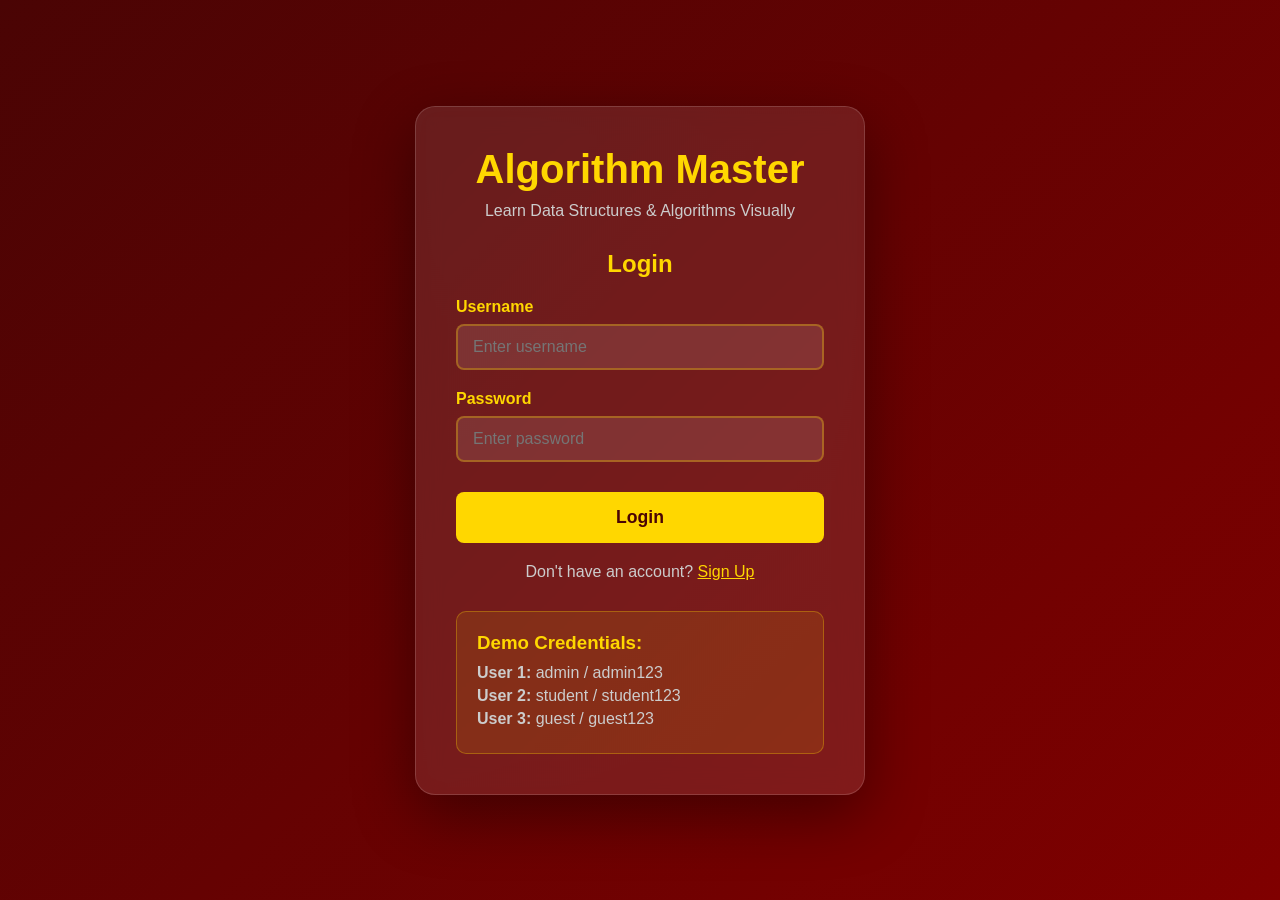
<file: index.html>
<!DOCTYPE html>
<html lang="en">
<head>
    <meta charset="UTF-8">
    <meta name="viewport" content="width=device-width, initial-scale=1.0">
    <title>AlgoMaster - Dashboard</title>
    <link rel="stylesheet" href="style.css">
</head>
<body>

    <div class="container">
        <div class="header">
            <div class="user-info">
                <span id="welcome-user"></span>
                <button class="logout-btn" onclick="handleLogout()">Logout</button>
            </div>
            <h1>Algorithm Master</h1>
            <p style="color: #ccc; margin-top: 10px;">Select a topic to visualize</p>
            
            <div class="search-box">
                <input type="text" id="searchBar" placeholder="Search (e.g., Bubble Sort, Trees)..." onkeyup="filterTopics()">
            </div>
        </div>

        <div class="grid">
            <a href="bubble.html" class="card">
                <h2>Bubble Sort</h2>
                <p>Swaps adjacent elements repeatedly to sort the array.</p>
            </a>
            <a href="selection.html" class="card"> <h2>Selection Sort</h2>
                <p>Selects the smallest element and moves it to the front.</p>
            </a>
            <a href="insertion.html" class="card"> <h2>Insertion Sort</h2>
                <p>Builds the sorted array one item at a time.</p>
            </a>

            <a href="binary.html" class="card">
                <h2>Binary Search</h2>
                <p>Divide and Conquer search on sorted arrays.</p>
            </a>
            <a href="linear.html" class="card">
                <h2>Linear Search</h2>
                <p>Simple sequential search method.</p>
            </a>

            <a href="linkedlist.html" class="card">
                <h2>Linked List</h2>
                <p>Linear structure where elements point to the next.</p>
            </a>
            <a href="circular-linkedlist.html" class="card">
                <h2>Circular Linked List</h2>
                <p>Last node points back to the first node.</p>
            </a>
            <a href="doubly-linkedlist.html" class="card">
                <h2>Doubly Linked List</h2>
                <p>Nodes with pointers to both next and previous.</p>
            </a>
            <a href="queue.html" class="card">
                <h2>Queue</h2>
                <p>FIFO (First In First Out) structure.</p>
            </a>
            <a href="tree.html" class="card">
                <h2>Trees</h2>
                <p>Hierarchical structure with root and child nodes.</p>
            </a>
            <a href="graph.html" class="card">
                <h2>Graphs</h2>
                <p>Network of nodes connected by edges.</p>
            </a>
        </div>
    </div>

    <script src="script.js"></script>
</body>
</html>
</file>
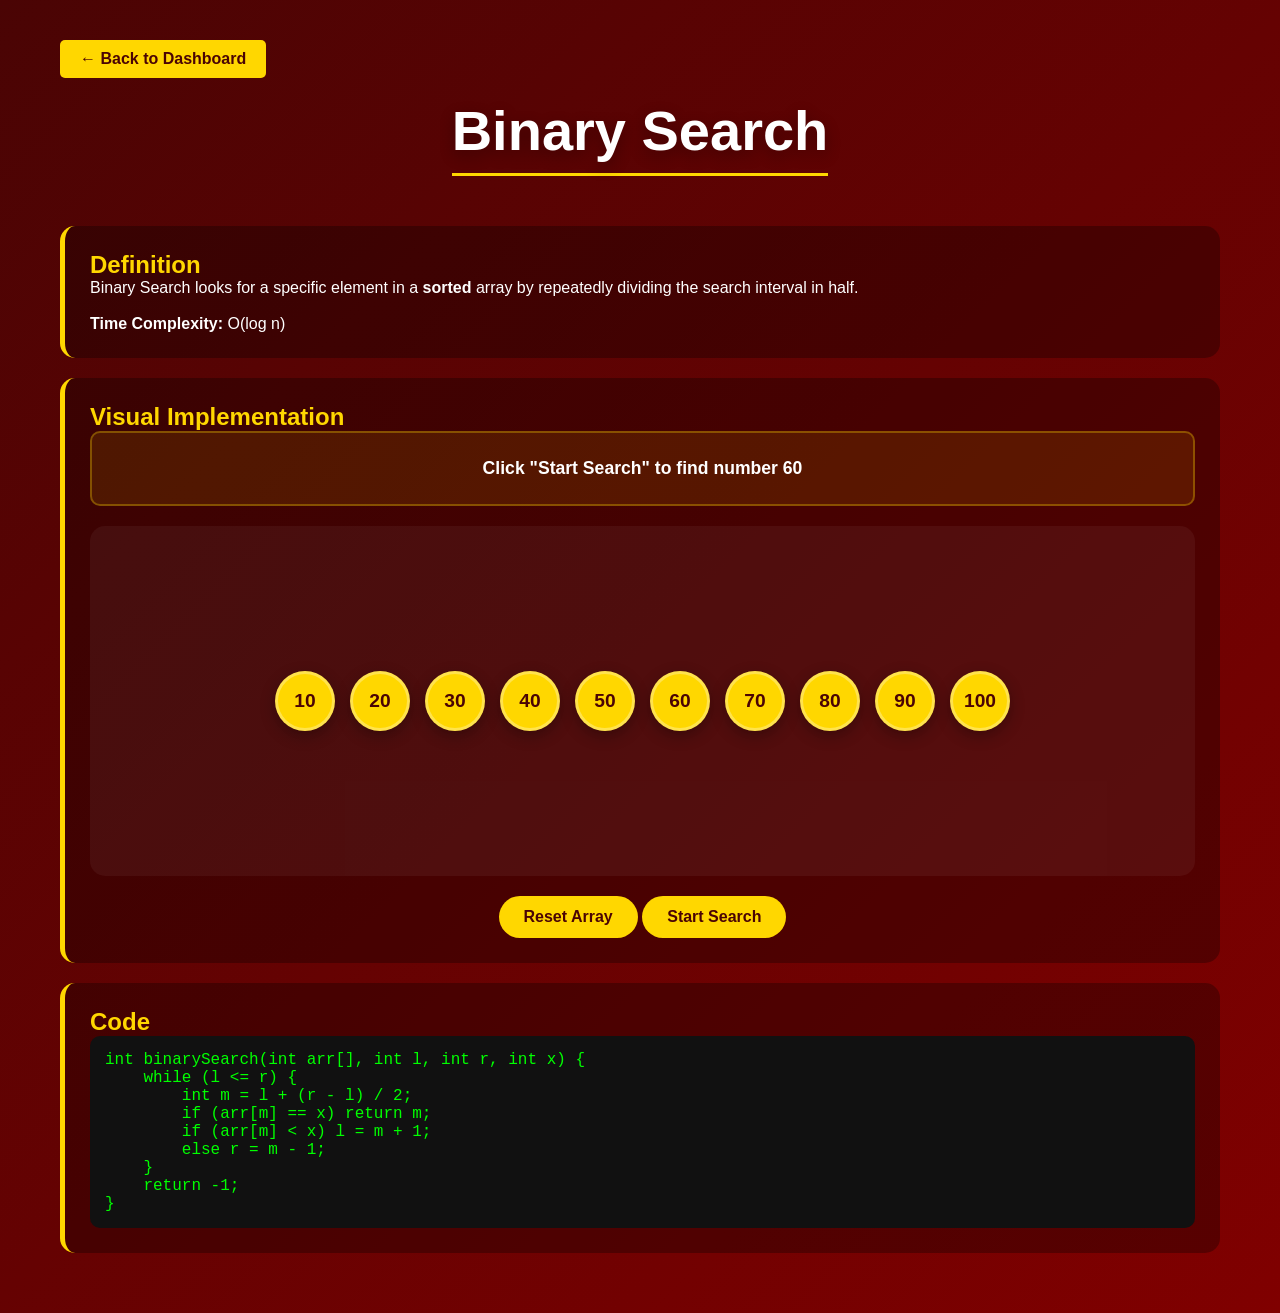
<file: binary.html>
<!DOCTYPE html>
<html lang="en">
<head>
    <meta charset="UTF-8">
    <meta name="viewport" content="width=device-width, initial-scale=1.0">
    <title>Binary Search - Visualization</title>
    <link rel="stylesheet" href="style.css">
</head>
<body>

    <div class="container">
        <a href="index.html" class="nav-btn">← Back to Dashboard</a>
        
        <div class="header">
            <h1>Binary Search</h1>
        </div>

        <div class="section">
            <h2 style="color: var(--gold);">Definition</h2>
            <p>Binary Search looks for a specific element in a <strong>sorted</strong> array by repeatedly dividing the search interval in half.</p>
            <br>
            <p><strong>Time Complexity:</strong> O(log n)</p>
        </div>

        <div class="section">
            <h2 style="color: var(--gold);">Visual Implementation</h2>
            <div class="info-box">
                <p id="search-result" style="text-align:center; font-size:1.1rem; font-weight:bold; margin:15px 0;">Click "Start Search" to find number 60</p>
            </div>
            <div class="visualizer-container" id="search-visualizer">
            </div>
            <div class="controls">
                <button class="btn" onclick="generateSearchArray()">Reset Array</button>
                <button class="btn" onclick="runBinarySearch()">Start Search</button>
            </div>
        </div>

        <div class="section">
            <h2 style="color: var(--gold);">Code</h2>
<pre>
int binarySearch(int arr[], int l, int r, int x) {
    while (l <= r) {
        int m = l + (r - l) / 2;
        if (arr[m] == x) return m;
        if (arr[m] < x) l = m + 1;
        else r = m - 1;
    }
    return -1;
}
</pre>
        </div>
    </div>

    <script src="script.js"></script>
</body>
</html>
</file>
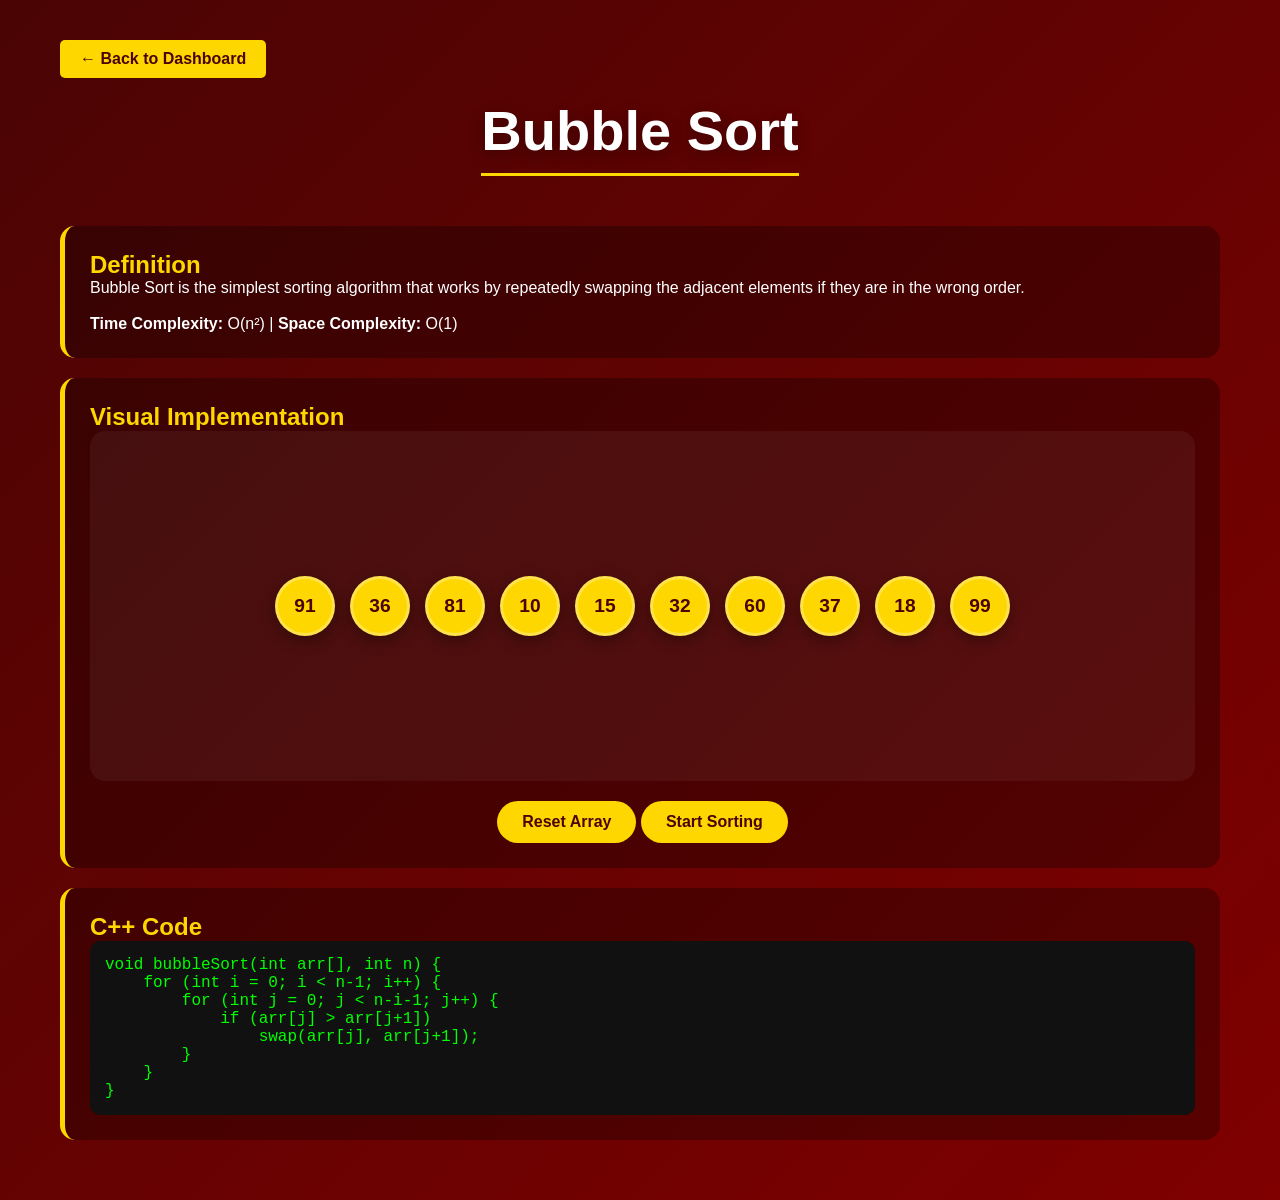
<file: bubble.html>
<!DOCTYPE html>
<html lang="en">
<head>
    <meta charset="UTF-8">
    <meta name="viewport" content="width=device-width, initial-scale=1.0">
    <title>Bubble Sort - Visualization</title>
    <link rel="stylesheet" href="style.css">
</head>
<body>

    <div class="container">
        <a href="index.html" class="nav-btn">← Back to Dashboard</a>
        
        <div class="header">
            <h1>Bubble Sort</h1>
        </div>

        <div class="section">
            <h2 style="color: var(--gold);">Definition</h2>
            <p>Bubble Sort is the simplest sorting algorithm that works by repeatedly swapping the adjacent elements if they are in the wrong order.</p>
            <br>
            <p><strong>Time Complexity:</strong> O(n²) | <strong>Space Complexity:</strong> O(1)</p>
        </div>

        <div class="section">
            <h2 style="color: var(--gold);">Visual Implementation</h2>
            <div class="visualizer-container" id="sort-visualizer">
                </div>
            <div class="controls">
                <button class="btn" onclick="generateArray()">Reset Array</button>
                <button class="btn" onclick="runBubbleSort()">Start Sorting</button>
            </div>
        </div>

        <div class="section">
            <h2 style="color: var(--gold);">C++ Code</h2>
<pre>
void bubbleSort(int arr[], int n) {
    for (int i = 0; i < n-1; i++) {
        for (int j = 0; j < n-i-1; j++) {
            if (arr[j] > arr[j+1])
                swap(arr[j], arr[j+1]);
        }
    }
}
</pre>
        </div>
    </div>

    <script src="script.js"></script>
</body>
</html>
</file>
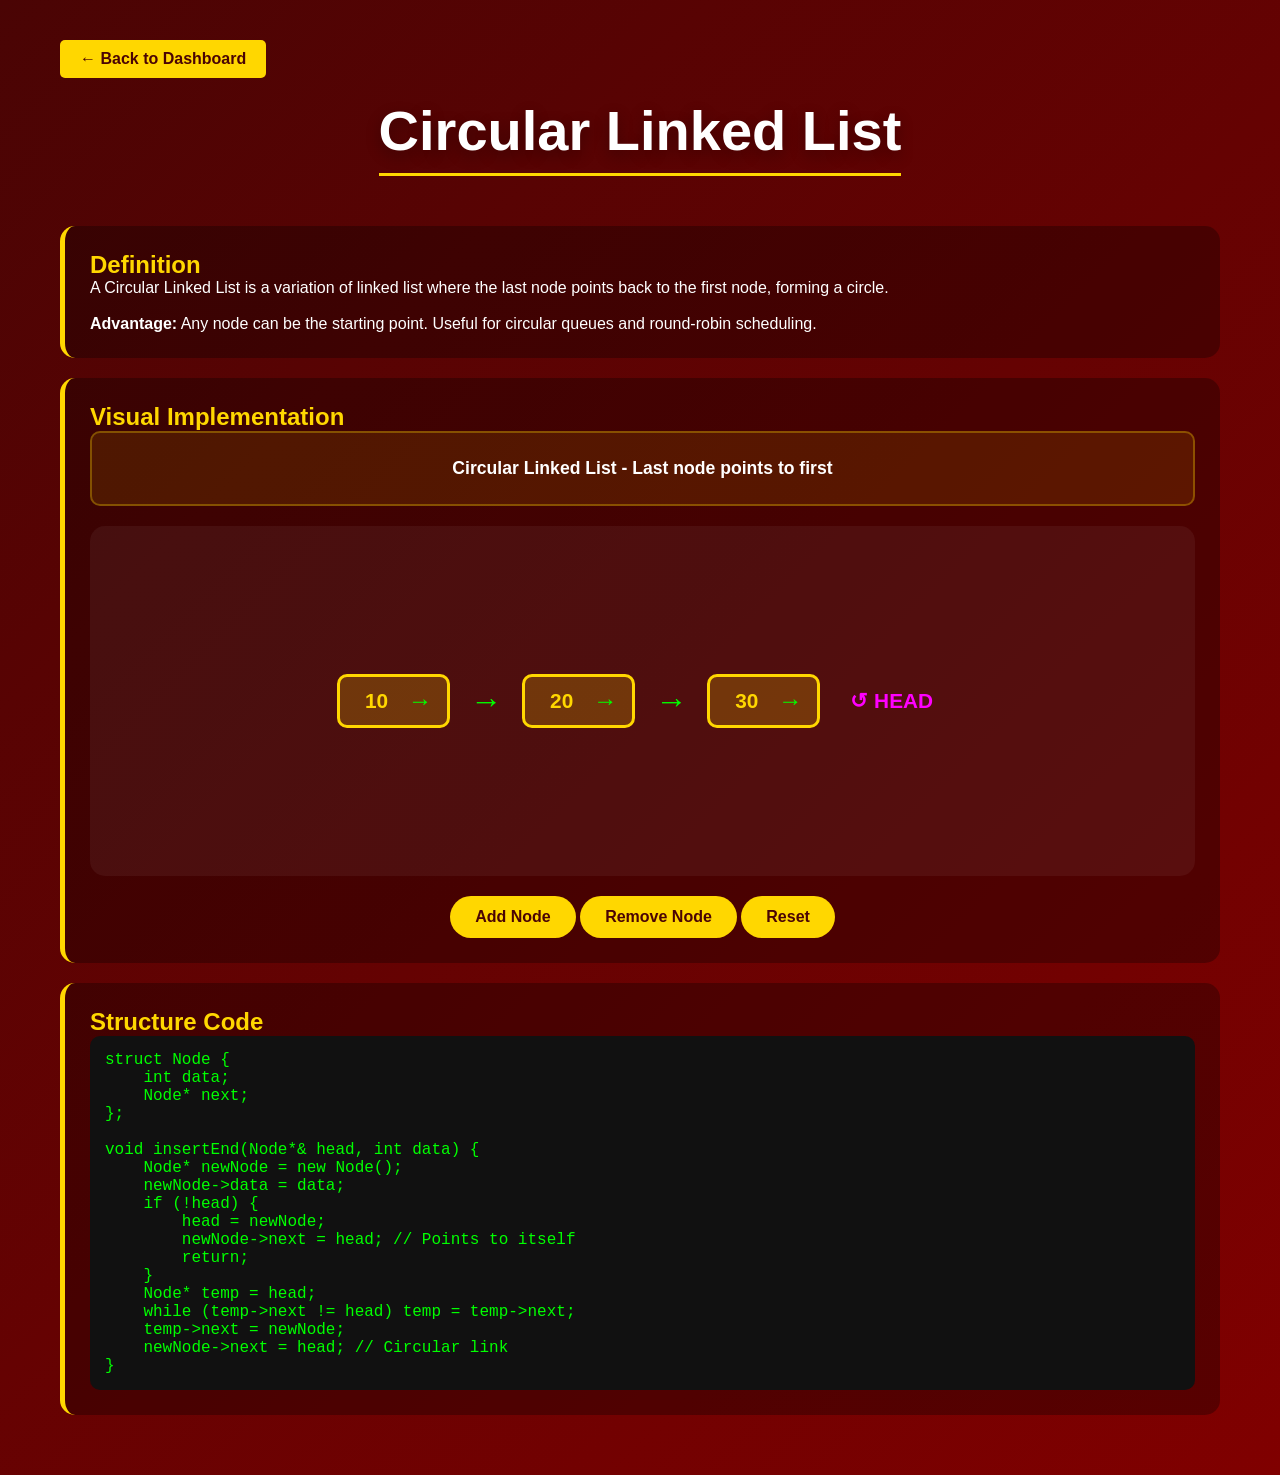
<file: circular-linkedlist.html>
<!DOCTYPE html>
<html lang="en">
<head>
    <meta charset="UTF-8">
    <meta name="viewport" content="width=device-width, initial-scale=1.0">
    <title>Circular Linked List - Visualization</title>
    <link rel="stylesheet" href="style.css">
</head>
<body>

    <div class="container">
        <a href="index.html" class="nav-btn">← Back to Dashboard</a>
        
        <div class="header">
            <h1>Circular Linked List</h1>
        </div>

        <div class="section">
            <h2 style="color: var(--gold);">Definition</h2>
            <p>A Circular Linked List is a variation of linked list where the last node points back to the first node, forming a circle.</p>
            <br>
            <p><strong>Advantage:</strong> Any node can be the starting point. Useful for circular queues and round-robin scheduling.</p>
        </div>

        <div class="section">
            <h2 style="color: var(--gold);">Visual Implementation</h2>
            <div class="info-box">
                <p id="circular-result" style="text-align:center; font-size:1.1rem; font-weight:bold; margin:15px 0;">Circular Linked List - Last node points to first</p>
            </div>
            <div class="visualizer-container" id="circular-visualizer" style="align-items: center; overflow-x: auto;">
            </div>
            <div class="controls">
                <button class="btn" onclick="addCircularNode()">Add Node</button>
                <button class="btn" onclick="removeCircularNode()">Remove Node</button>
                <button class="btn" onclick="resetCircularList()">Reset</button>
            </div>
        </div>

        <div class="section">
            <h2 style="color: var(--gold);">Structure Code</h2>
<pre>
struct Node {
    int data;
    Node* next;
};

void insertEnd(Node*& head, int data) {
    Node* newNode = new Node();
    newNode->data = data;
    if (!head) {
        head = newNode;
        newNode->next = head; // Points to itself
        return;
    }
    Node* temp = head;
    while (temp->next != head) temp = temp->next;
    temp->next = newNode;
    newNode->next = head; // Circular link
}
</pre>
        </div>
    </div>

    <script src="script.js"></script>
</body>
</html>
</file>
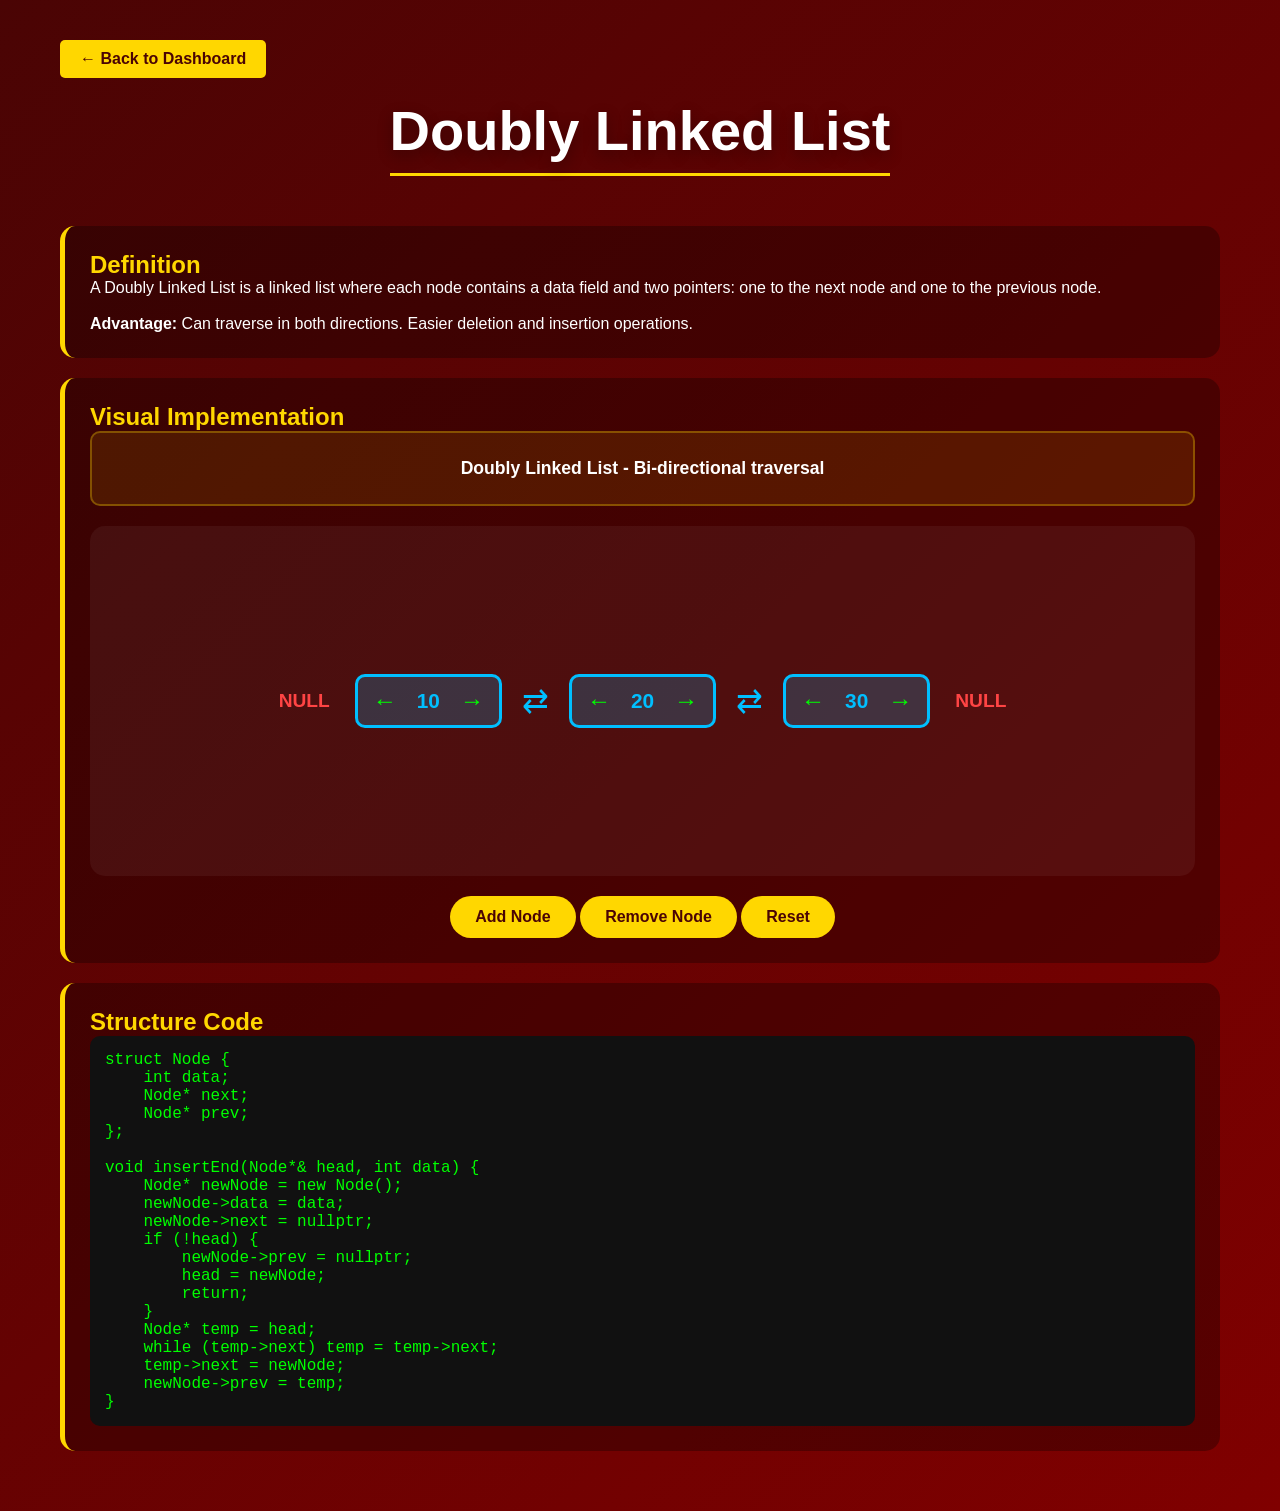
<file: doubly-linkedlist.html>
<!DOCTYPE html>
<html lang="en">
<head>
    <meta charset="UTF-8">
    <meta name="viewport" content="width=device-width, initial-scale=1.0">
    <title>Doubly Linked List - Visualization</title>
    <link rel="stylesheet" href="style.css">
</head>
<body>

    <div class="container">
        <a href="index.html" class="nav-btn">← Back to Dashboard</a>
        
        <div class="header">
            <h1>Doubly Linked List</h1>
        </div>

        <div class="section">
            <h2 style="color: var(--gold);">Definition</h2>
            <p>A Doubly Linked List is a linked list where each node contains a data field and two pointers: one to the next node and one to the previous node.</p>
            <br>
            <p><strong>Advantage:</strong> Can traverse in both directions. Easier deletion and insertion operations.</p>
        </div>

        <div class="section">
            <h2 style="color: var(--gold);">Visual Implementation</h2>
            <div class="info-box">
                <p id="doubly-result" style="text-align:center; font-size:1.1rem; font-weight:bold; margin:15px 0;">Doubly Linked List - Bi-directional traversal</p>
            </div>
            <div class="visualizer-container" id="doubly-visualizer" style="align-items: center; overflow-x: auto;">
            </div>
            <div class="controls">
                <button class="btn" onclick="addDoublyNode()">Add Node</button>
                <button class="btn" onclick="removeDoublyNode()">Remove Node</button>
                <button class="btn" onclick="resetDoublyList()">Reset</button>
            </div>
        </div>

        <div class="section">
            <h2 style="color: var(--gold);">Structure Code</h2>
<pre>
struct Node {
    int data;
    Node* next;
    Node* prev;
};

void insertEnd(Node*& head, int data) {
    Node* newNode = new Node();
    newNode->data = data;
    newNode->next = nullptr;
    if (!head) {
        newNode->prev = nullptr;
        head = newNode;
        return;
    }
    Node* temp = head;
    while (temp->next) temp = temp->next;
    temp->next = newNode;
    newNode->prev = temp;
}
</pre>
        </div>
    </div>

    <script src="script.js"></script>
</body>
</html>
</file>
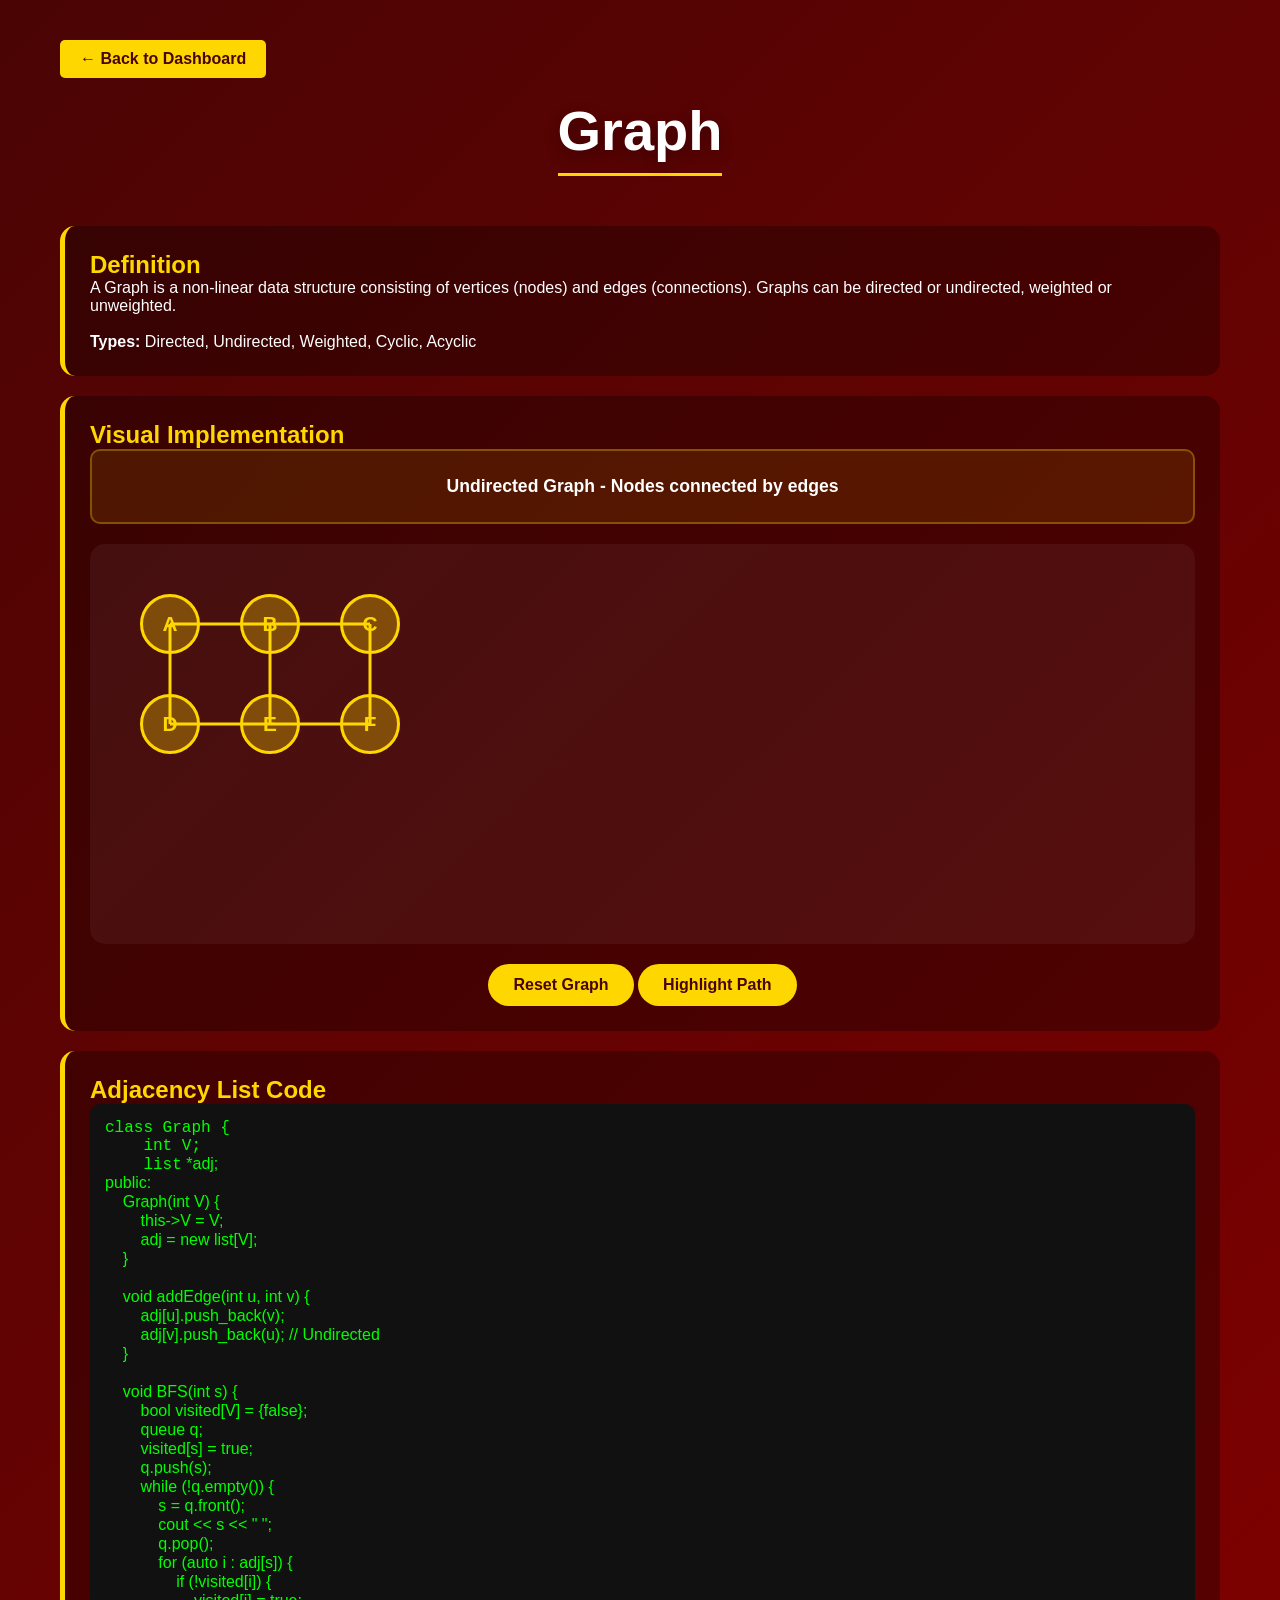
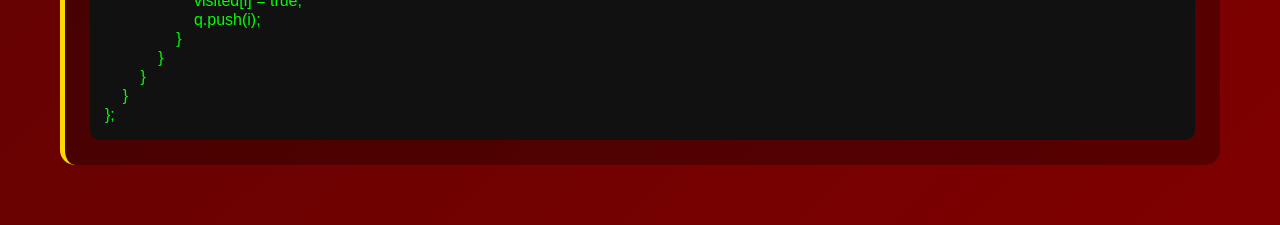
<file: graph.html>
<!DOCTYPE html>
<html lang="en">
<head>
    <meta charset="UTF-8">
    <meta name="viewport" content="width=device-width, initial-scale=1.0">
    <title>Graph - Visualization</title>
    <link rel="stylesheet" href="style.css">
</head>
<body>

    <div class="container">
        <a href="index.html" class="nav-btn">← Back to Dashboard</a>
        
        <div class="header">
            <h1>Graph</h1>
        </div>

        <div class="section">
            <h2 style="color: var(--gold);">Definition</h2>
            <p>A Graph is a non-linear data structure consisting of vertices (nodes) and edges (connections). Graphs can be directed or undirected, weighted or unweighted.</p>
            <br>
            <p><strong>Types:</strong> Directed, Undirected, Weighted, Cyclic, Acyclic</p>
        </div>

        <div class="section">
            <h2 style="color: var(--gold);">Visual Implementation</h2>
            <div class="info-box">
                <p id="graph-result" style="text-align:center; font-size:1.1rem; font-weight:bold; margin:15px 0;">Undirected Graph - Nodes connected by edges</p>
            </div>
            <div class="visualizer-container" id="graph-visualizer" style="height: 400px; position: relative;">
            </div>
            <div class="controls">
                <button class="btn" onclick="resetGraph()">Reset Graph</button>
                <button class="btn" onclick="highlightPath()">Highlight Path</button>
            </div>
        </div>

        <div class="section">
            <h2 style="color: var(--gold);">Adjacency List Code</h2>
<pre>
class Graph {
    int V;
    list<int> *adj;
public:
    Graph(int V) {
        this->V = V;
        adj = new list<int>[V];
    }
    
    void addEdge(int u, int v) {
        adj[u].push_back(v);
        adj[v].push_back(u); // Undirected
    }
    
    void BFS(int s) {
        bool visited[V] = {false};
        queue<int> q;
        visited[s] = true;
        q.push(s);
        while (!q.empty()) {
            s = q.front();
            cout << s << " ";
            q.pop();
            for (auto i : adj[s]) {
                if (!visited[i]) {
                    visited[i] = true;
                    q.push(i);
                }
            }
        }
    }
};
</pre>
        </div>
    </div>

    <script src="script.js"></script>
</body>
</html>
</file>
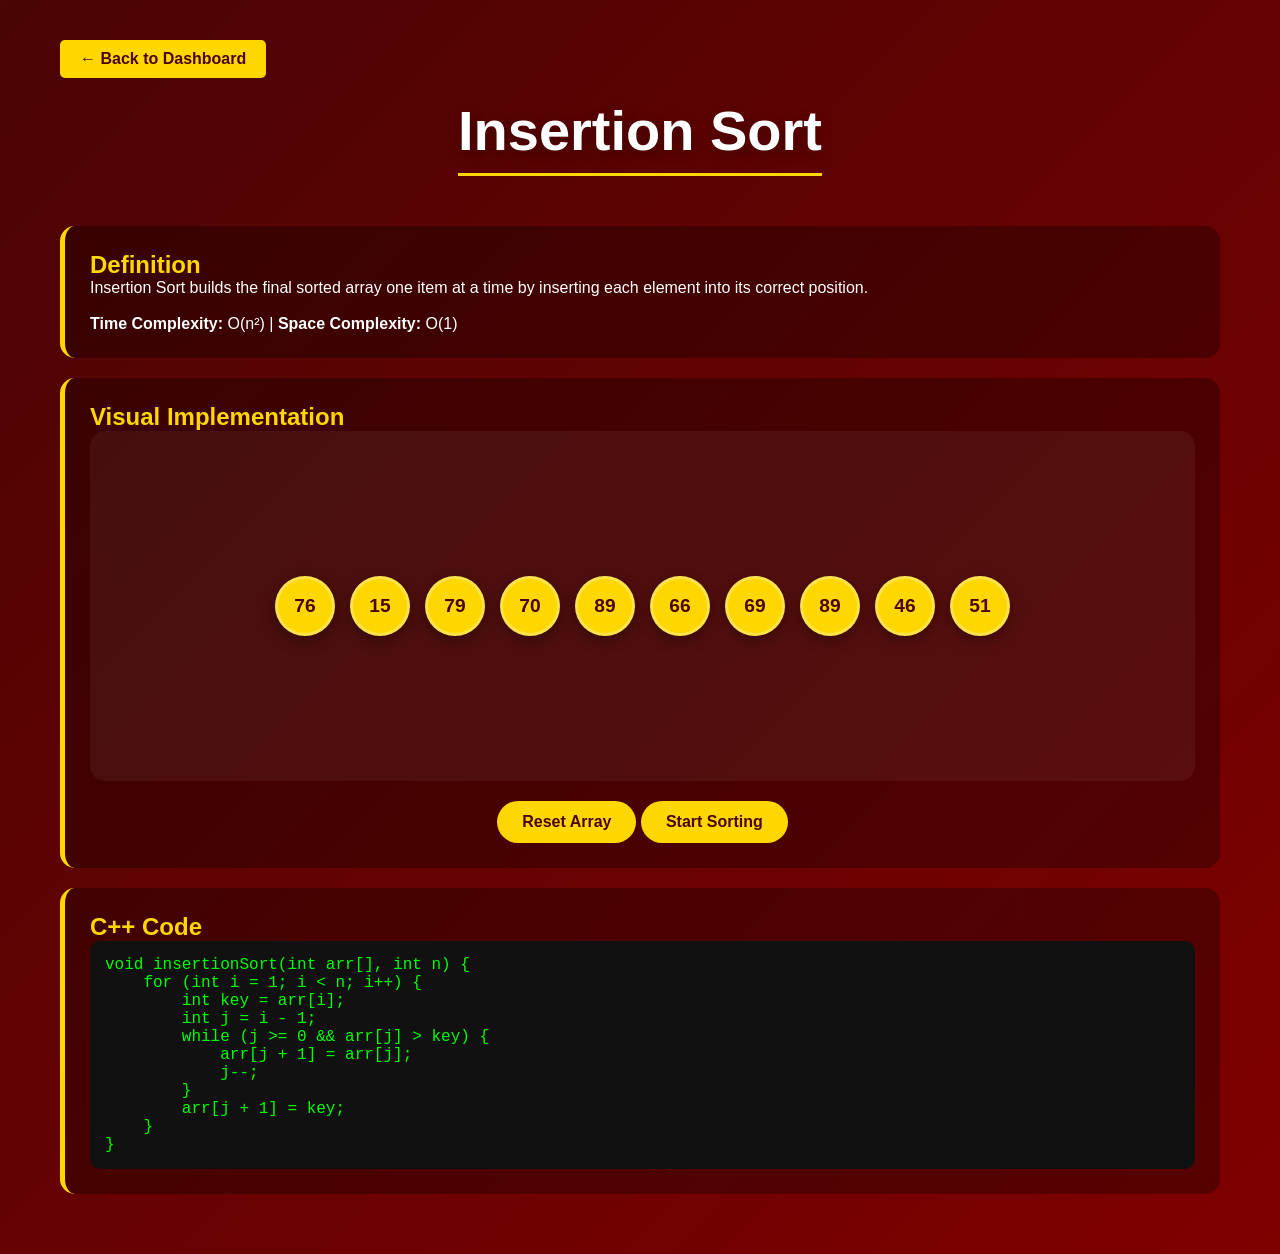
<file: insertion.html>
<!DOCTYPE html>
<html lang="en">
<head>
    <meta charset="UTF-8">
    <meta name="viewport" content="width=device-width, initial-scale=1.0">
    <title>Insertion Sort - Visualization</title>
    <link rel="stylesheet" href="style.css">
</head>
<body>

    <div class="container">
        <a href="index.html" class="nav-btn">← Back to Dashboard</a>
        
        <div class="header">
            <h1>Insertion Sort</h1>
        </div>

        <div class="section">
            <h2 style="color: var(--gold);">Definition</h2>
            <p>Insertion Sort builds the final sorted array one item at a time by inserting each element into its correct position.</p>
            <br>
            <p><strong>Time Complexity:</strong> O(n²) | <strong>Space Complexity:</strong> O(1)</p>
        </div>

        <div class="section">
            <h2 style="color: var(--gold);">Visual Implementation</h2>
            <div class="visualizer-container" id="insertion-visualizer">
                </div>
            <div class="controls">
                <button class="btn" onclick="generateInsertionArray()">Reset Array</button>
                <button class="btn" onclick="runInsertionSort()">Start Sorting</button>
            </div>
        </div>

        <div class="section">
            <h2 style="color: var(--gold);">C++ Code</h2>
<pre>
void insertionSort(int arr[], int n) {
    for (int i = 1; i < n; i++) {
        int key = arr[i];
        int j = i - 1;
        while (j >= 0 && arr[j] > key) {
            arr[j + 1] = arr[j];
            j--;
        }
        arr[j + 1] = key;
    }
}
</pre>
        </div>
    </div>

    <script src="script.js"></script>
</body>
</html>
</file>
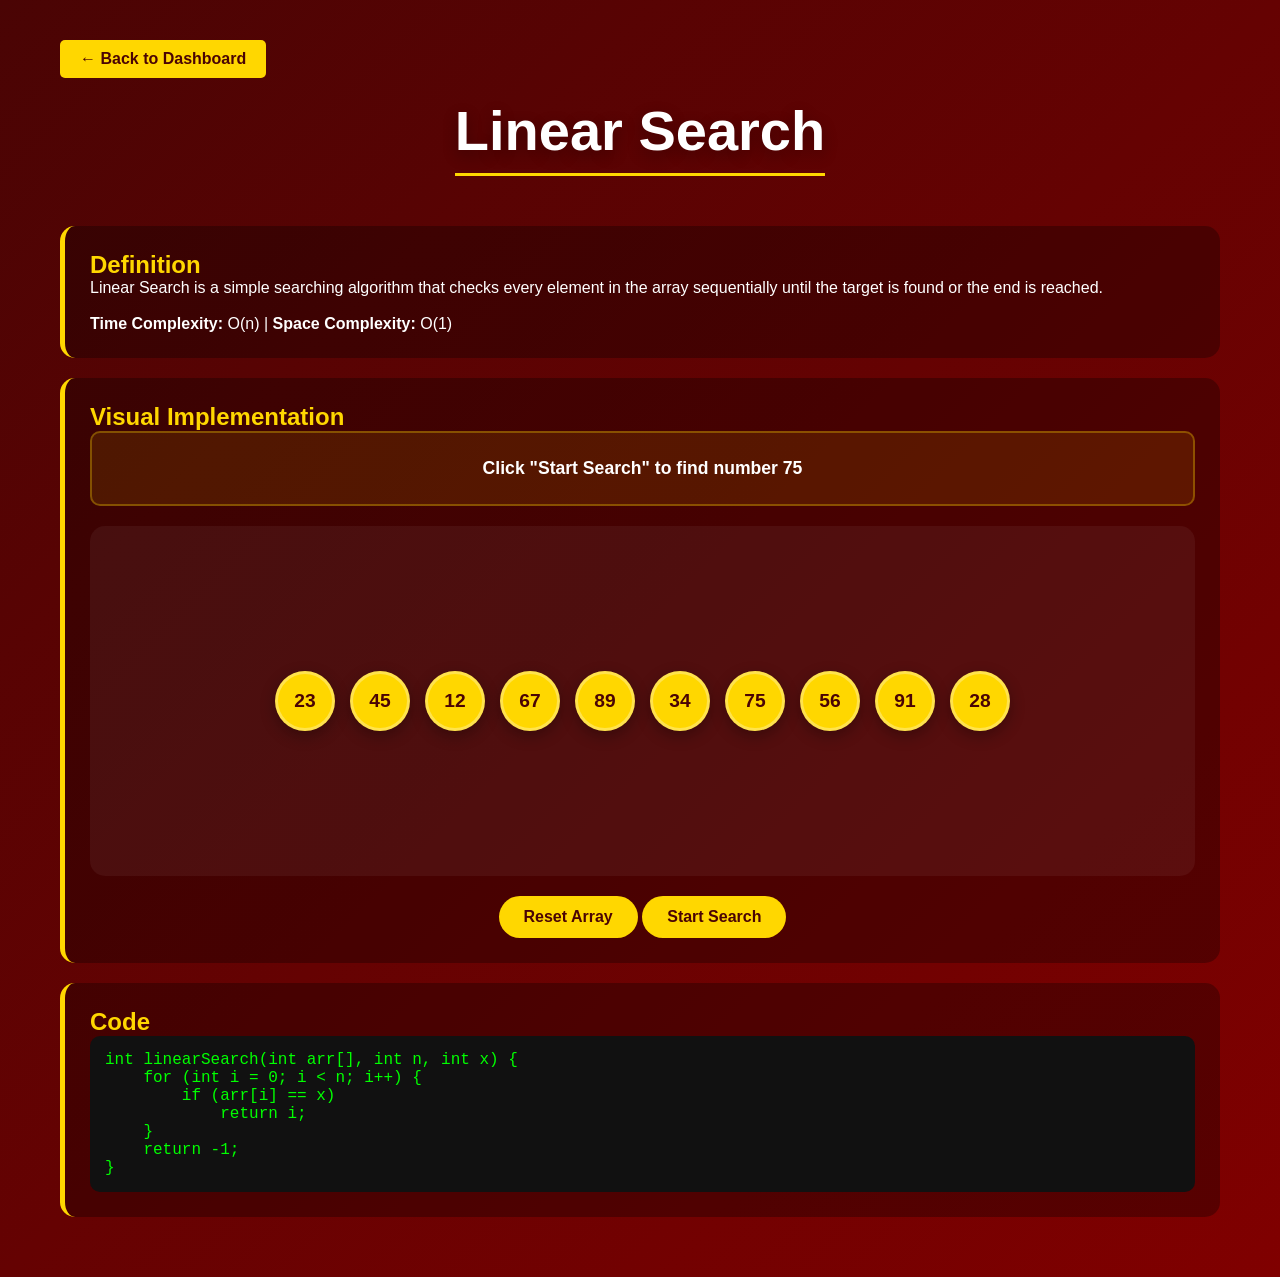
<file: linear.html>
<!DOCTYPE html>
<html lang="en">
<head>
    <meta charset="UTF-8">
    <meta name="viewport" content="width=device-width, initial-scale=1.0">
    <title>Linear Search - Visualization</title>
    <link rel="stylesheet" href="style.css">
</head>
<body>

    <div class="container">
        <a href="index.html" class="nav-btn">← Back to Dashboard</a>
        
        <div class="header">
            <h1>Linear Search</h1>
        </div>

        <div class="section">
            <h2 style="color: var(--gold);">Definition</h2>
            <p>Linear Search is a simple searching algorithm that checks every element in the array sequentially until the target is found or the end is reached.</p>
            <br>
            <p><strong>Time Complexity:</strong> O(n) | <strong>Space Complexity:</strong> O(1)</p>
        </div>

        <div class="section">
            <h2 style="color: var(--gold);">Visual Implementation</h2>
            <div class="info-box">
                <p id="linear-result" style="text-align:center; font-size:1.1rem; font-weight:bold; margin:15px 0;">Click "Start Search" to find number 75</p>
            </div>
            <div class="visualizer-container" id="linear-visualizer">
            </div>
            <div class="controls">
                <button class="btn" onclick="generateLinearArray()">Reset Array</button>
                <button class="btn" onclick="runLinearSearch()">Start Search</button>
            </div>
        </div>

        <div class="section">
            <h2 style="color: var(--gold);">Code</h2>
<pre>
int linearSearch(int arr[], int n, int x) {
    for (int i = 0; i < n; i++) {
        if (arr[i] == x)
            return i;
    }
    return -1;
}
</pre>
        </div>
    </div>

    <script src="script.js"></script>
</body>
</html>
</file>
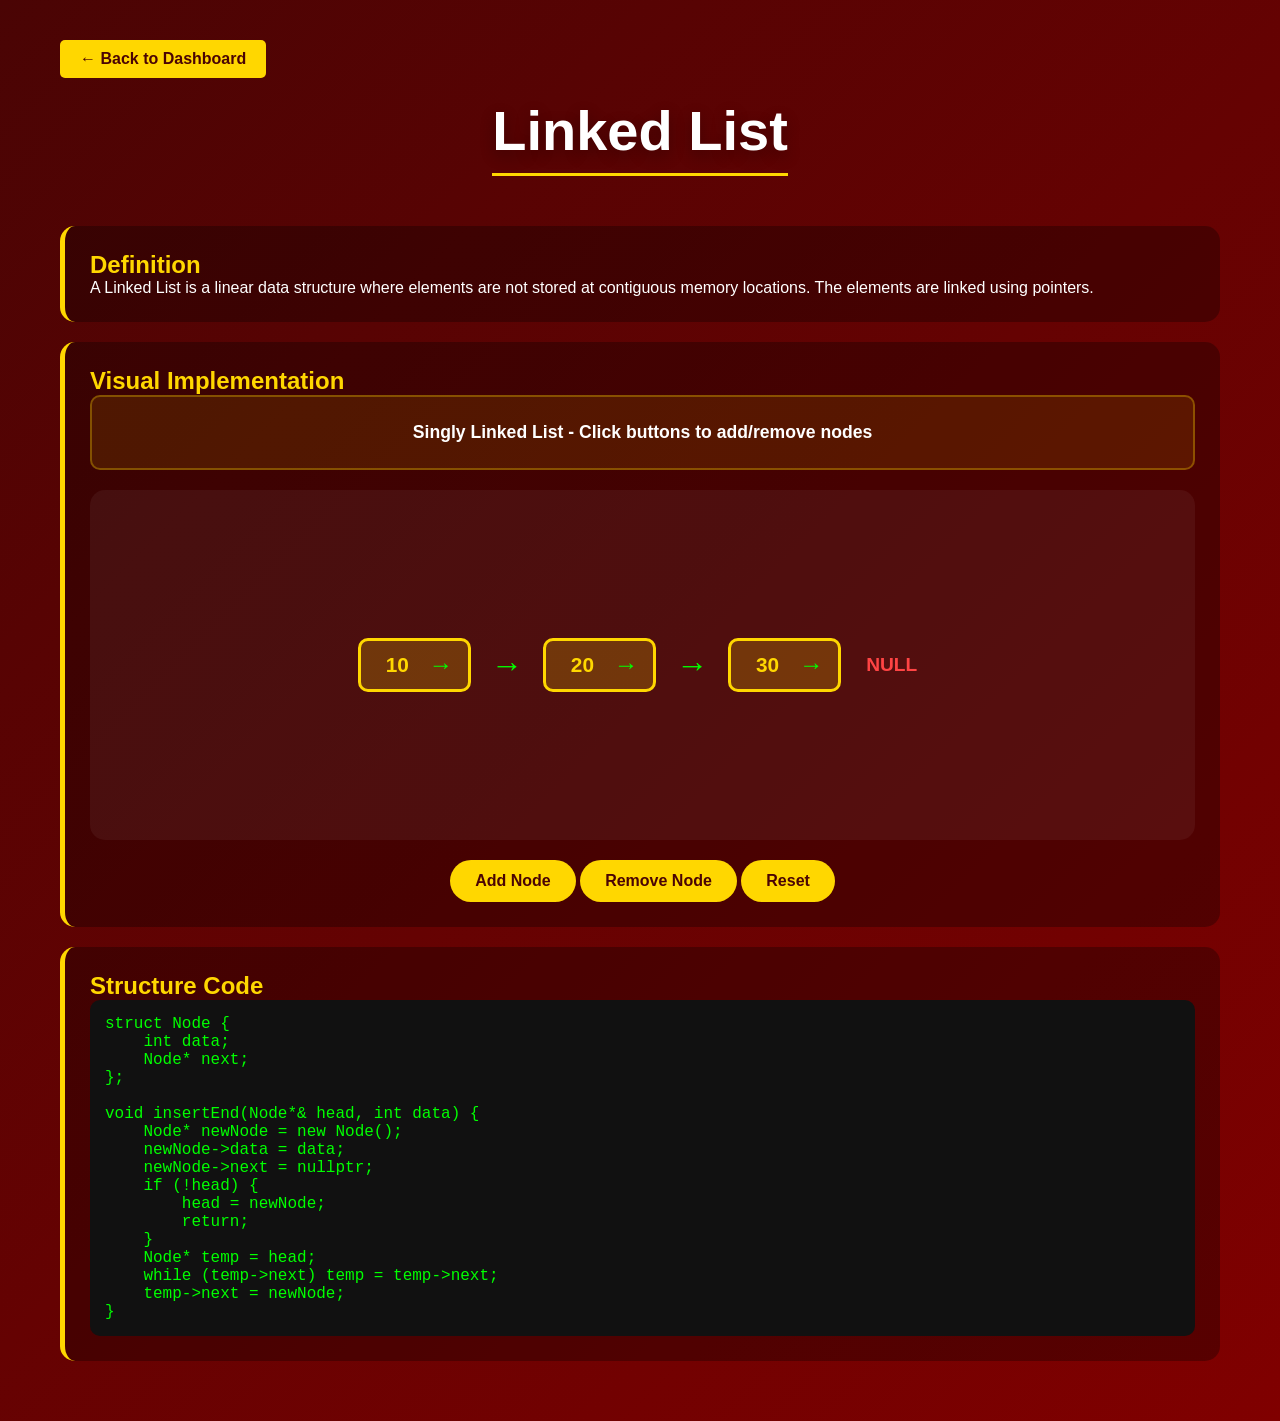
<file: linkedlist.html>
<!DOCTYPE html>
<html lang="en">
<head>
    <meta charset="UTF-8">
    <meta name="viewport" content="width=device-width, initial-scale=1.0">
    <title>Data Structures</title>
    <link rel="stylesheet" href="style.css">
</head>
<body>

    <div class="container">
        <a href="index.html" class="nav-btn">← Back to Dashboard</a>
        
        <div class="header">
            <h1>Linked List</h1>
        </div>

        <div class="section">
            <h2 style="color: var(--gold);">Definition</h2>
            <p>A Linked List is a linear data structure where elements are not stored at contiguous memory locations. The elements are linked using pointers.</p>
        </div>

        <div class="section">
            <h2 style="color: var(--gold);">Visual Implementation</h2>
            <div class="info-box">
                <p id="list-result" style="text-align:center; font-size:1.1rem; font-weight:bold; margin:15px 0;">Singly Linked List - Click buttons to add/remove nodes</p>
            </div>
            <div class="visualizer-container" id="list-visualizer" style="align-items: center; overflow-x: auto;">
            </div>
            <div class="controls">
                <button class="btn" onclick="addNode()">Add Node</button>
                <button class="btn" onclick="removeNode()">Remove Node</button>
                <button class="btn" onclick="resetList()">Reset</button>
            </div>
        </div>

        <div class="section">
            <h2 style="color: var(--gold);">Structure Code</h2>
<pre>
struct Node {
    int data;
    Node* next;
};

void insertEnd(Node*& head, int data) {
    Node* newNode = new Node();
    newNode->data = data;
    newNode->next = nullptr;
    if (!head) {
        head = newNode;
        return;
    }
    Node* temp = head;
    while (temp->next) temp = temp->next;
    temp->next = newNode;
}
</pre>
        </div>
    </div>

    <script src="script.js"></script>
</body>
</html>
</file>
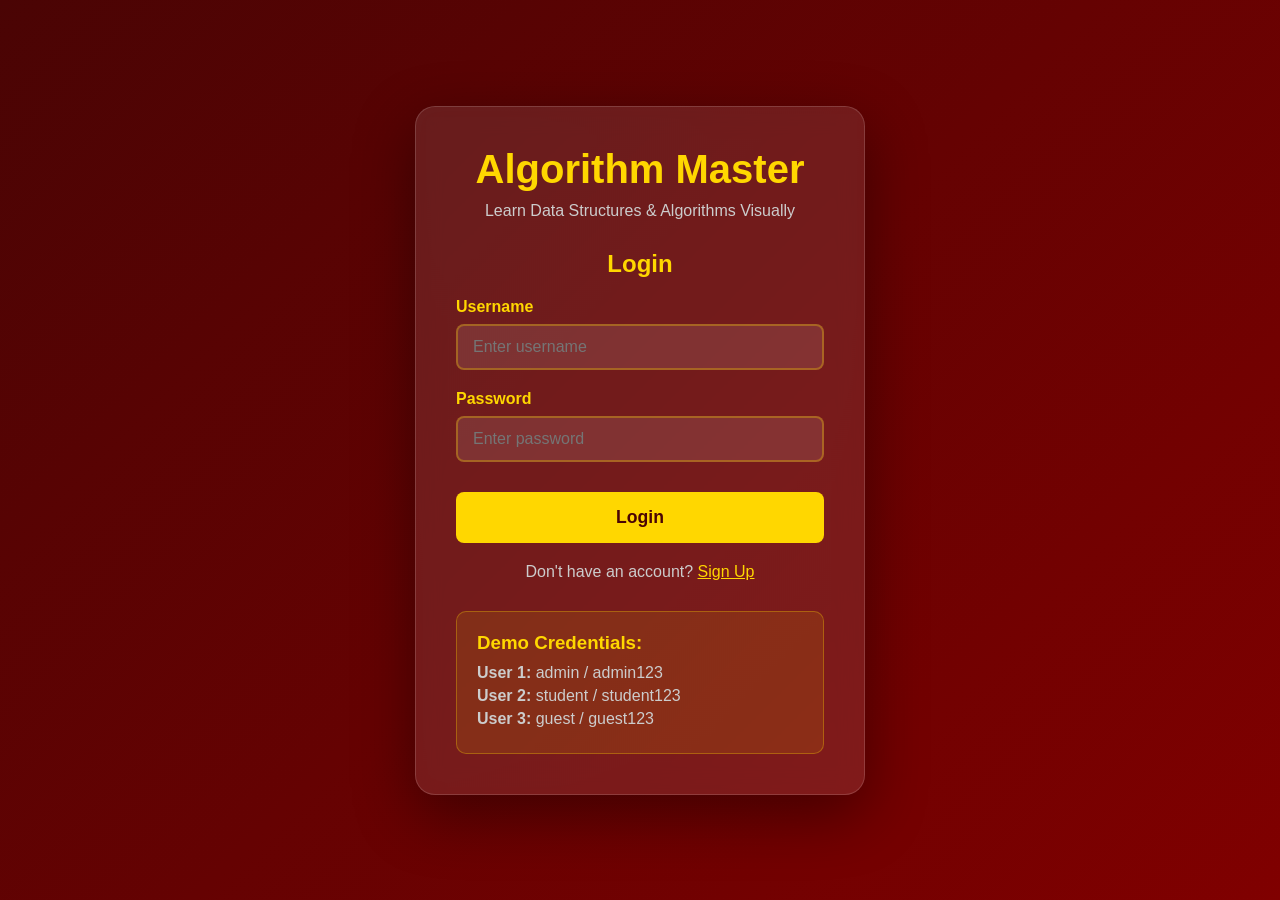
<file: login.html>
<!DOCTYPE html>
<html lang="en">
<head>
    <meta charset="UTF-8">
    <meta name="viewport" content="width=device-width, initial-scale=1.0">
    <title>AlgoMaster - Login</title>
    <link rel="stylesheet" href="style.css">
</head>
<body>

    <div class="auth-container">
        <div class="auth-box">
            <h1 class="auth-title">Algorithm Master</h1>
            <p class="auth-subtitle">Learn Data Structures & Algorithms Visually</p>

            <!-- Login Form -->
            <div id="login-form" class="auth-form">
                <h2>Login</h2>
                <div class="form-group">
                    <label>Username</label>
                    <input type="text" id="login-username" placeholder="Enter username">
                </div>
                <div class="form-group">
                    <label>Password</label>
                    <input type="password" id="login-password" placeholder="Enter password">
                </div>
                <p id="login-error" class="error-message"></p>
                <button class="auth-btn" onclick="handleLogin()">Login</button>
                <p class="auth-switch">Don't have an account? <span onclick="showSignup()">Sign Up</span></p>
            </div>

            <!-- Signup Form -->
            <div id="signup-form" class="auth-form" style="display: none;">
                <h2>Sign Up</h2>
                <div class="form-group">
                    <label>Username</label>
                    <input type="text" id="signup-username" placeholder="Choose username">
                </div>
                <div class="form-group">
                    <label>Email</label>
                    <input type="email" id="signup-email" placeholder="Enter email">
                </div>
                <div class="form-group">
                    <label>Password</label>
                    <input type="password" id="signup-password" placeholder="Choose password">
                </div>
                <p id="signup-error" class="error-message"></p>
                <p id="signup-success" class="success-message"></p>
                <button class="auth-btn" onclick="handleSignup()">Sign Up</button>
                <p class="auth-switch">Already have an account? <span onclick="showLogin()">Login</span></p>
            </div>

            <!-- Demo Credentials Info -->
            <div class="demo-info">
                <h3>Demo Credentials:</h3>
                <p><strong>User 1:</strong> admin / admin123</p>
                <p><strong>User 2:</strong> student / student123</p>
                <p><strong>User 3:</strong> guest / guest123</p>
            </div>
        </div>
    </div>

    <script src="auth.js"></script>
</body>
</html>
</file>
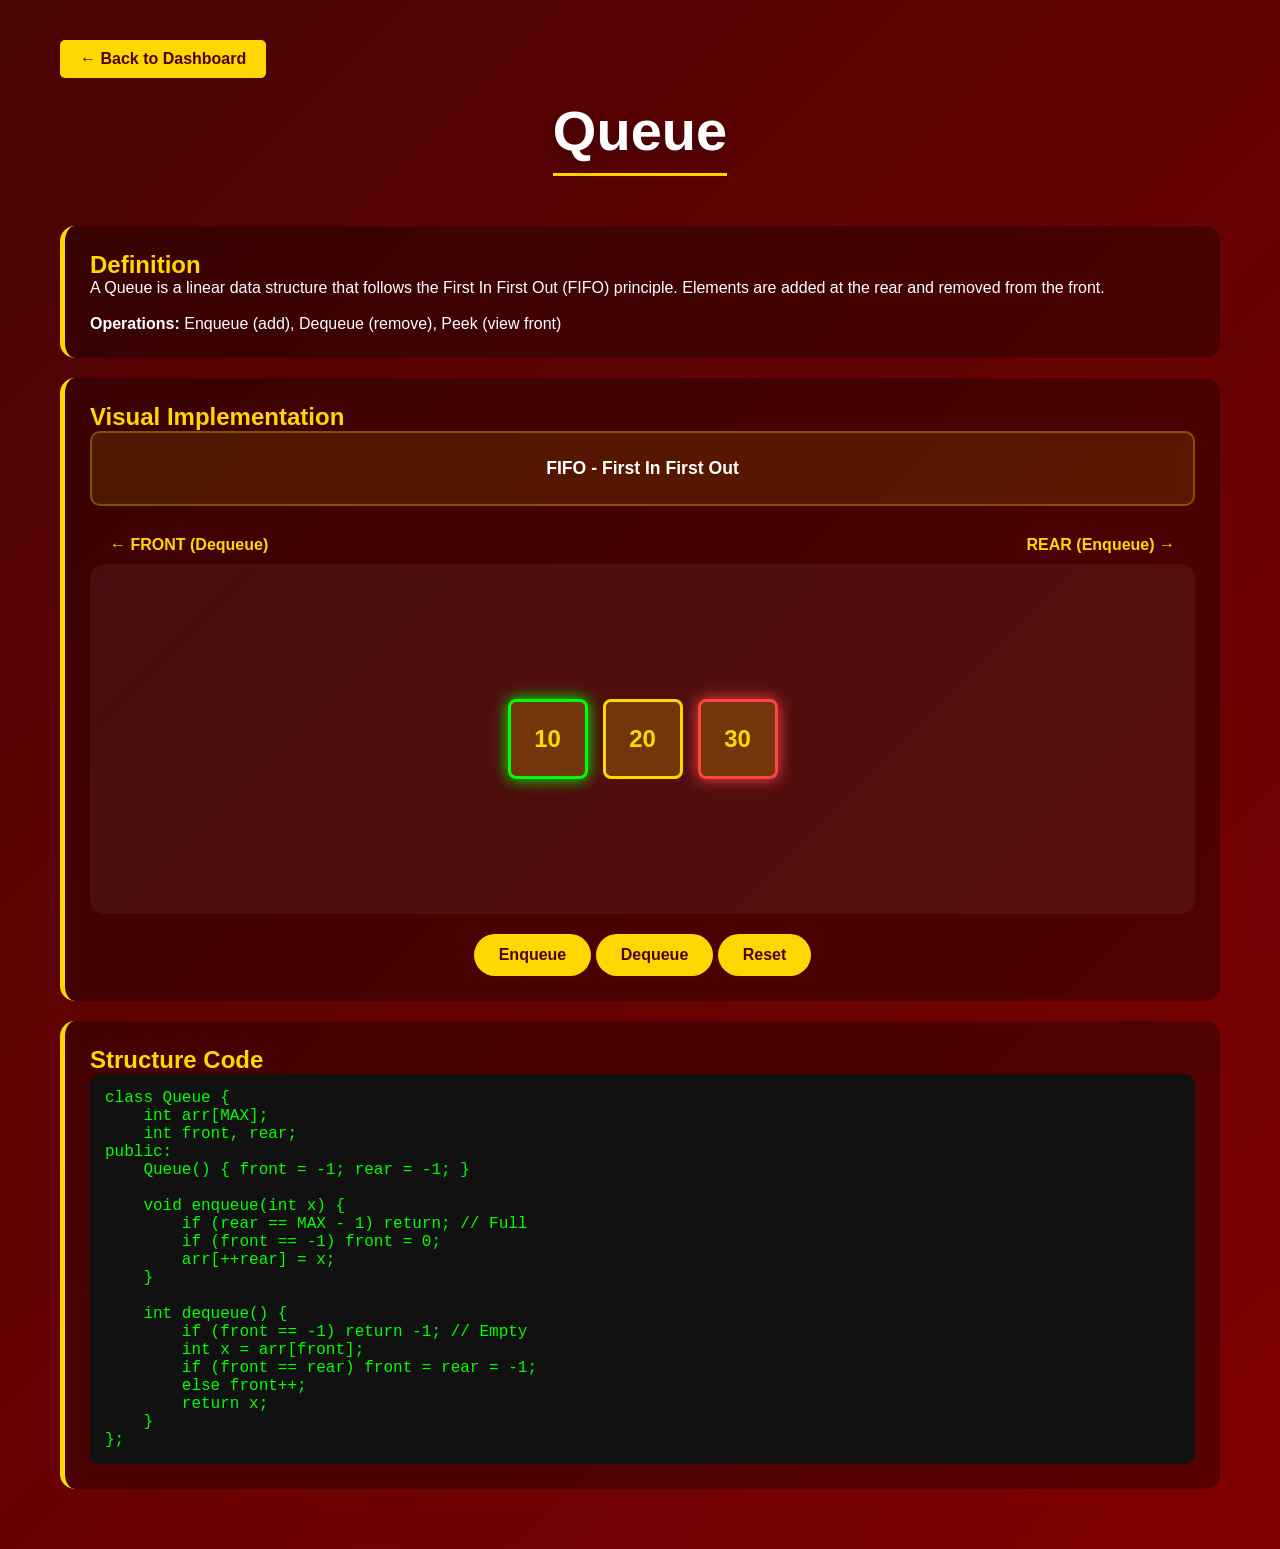
<file: queue.html>
<!DOCTYPE html>
<html lang="en">
<head>
    <meta charset="UTF-8">
    <meta name="viewport" content="width=device-width, initial-scale=1.0">
    <title>Queue - Visualization</title>
    <link rel="stylesheet" href="style.css">
</head>
<body>

    <div class="container">
        <a href="index.html" class="nav-btn">← Back to Dashboard</a>
        
        <div class="header">
            <h1>Queue</h1>
        </div>

        <div class="section">
            <h2 style="color: var(--gold);">Definition</h2>
            <p>A Queue is a linear data structure that follows the First In First Out (FIFO) principle. Elements are added at the rear and removed from the front.</p>
            <br>
            <p><strong>Operations:</strong> Enqueue (add), Dequeue (remove), Peek (view front)</p>
        </div>

        <div class="section">
            <h2 style="color: var(--gold);">Visual Implementation</h2>
            <div class="info-box">
                <p id="queue-result" style="text-align:center; font-size:1.1rem; font-weight:bold; margin:15px 0;">FIFO - First In First Out</p>
            </div>
            <div class="queue-labels">
                <span class="queue-label">← FRONT (Dequeue)</span>
                <span class="queue-label">REAR (Enqueue) →</span>
            </div>
            <div class="visualizer-container" id="queue-visualizer" style="align-items: center;">
            </div>
            <div class="controls">
                <button class="btn" onclick="enqueue()">Enqueue</button>
                <button class="btn" onclick="dequeue()">Dequeue</button>
                <button class="btn" onclick="resetQueue()">Reset</button>
            </div>
        </div>

        <div class="section">
            <h2 style="color: var(--gold);">Structure Code</h2>
<pre>
class Queue {
    int arr[MAX];
    int front, rear;
public:
    Queue() { front = -1; rear = -1; }
    
    void enqueue(int x) {
        if (rear == MAX - 1) return; // Full
        if (front == -1) front = 0;
        arr[++rear] = x;
    }
    
    int dequeue() {
        if (front == -1) return -1; // Empty
        int x = arr[front];
        if (front == rear) front = rear = -1;
        else front++;
        return x;
    }
};
</pre>
        </div>
    </div>

    <script src="script.js"></script>
</body>
</html>
</file>
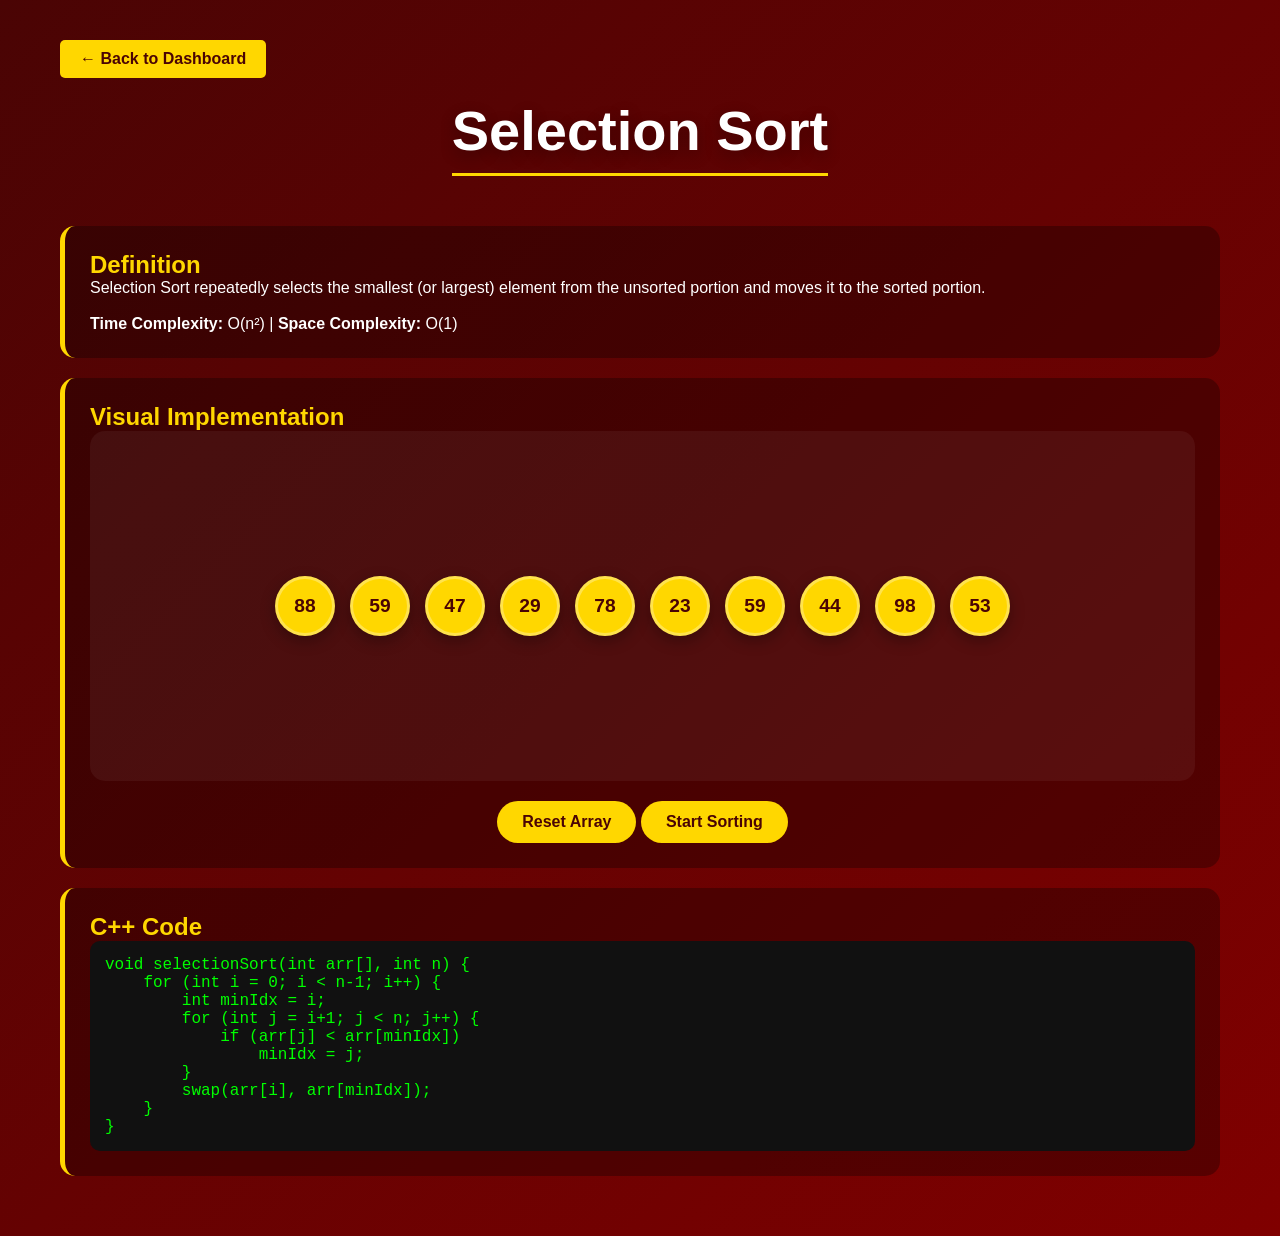
<file: selection.html>
<!DOCTYPE html>
<html lang="en">
<head>
    <meta charset="UTF-8">
    <meta name="viewport" content="width=device-width, initial-scale=1.0">
    <title>Selection Sort - Visualization</title>
    <link rel="stylesheet" href="style.css">
</head>
<body>

    <div class="container">
        <a href="index.html" class="nav-btn">← Back to Dashboard</a>
        
        <div class="header">
            <h1>Selection Sort</h1>
        </div>

        <div class="section">
            <h2 style="color: var(--gold);">Definition</h2>
            <p>Selection Sort repeatedly selects the smallest (or largest) element from the unsorted portion and moves it to the sorted portion.</p>
            <br>
            <p><strong>Time Complexity:</strong> O(n²) | <strong>Space Complexity:</strong> O(1)</p>
        </div>

        <div class="section">
            <h2 style="color: var(--gold);">Visual Implementation</h2>
            <div class="visualizer-container" id="selection-visualizer">
                </div>
            <div class="controls">
                <button class="btn" onclick="generateSelectionArray()">Reset Array</button>
                <button class="btn" onclick="runSelectionSort()">Start Sorting</button>
            </div>
        </div>

        <div class="section">
            <h2 style="color: var(--gold);">C++ Code</h2>
<pre>
void selectionSort(int arr[], int n) {
    for (int i = 0; i < n-1; i++) {
        int minIdx = i;
        for (int j = i+1; j < n; j++) {
            if (arr[j] < arr[minIdx])
                minIdx = j;
        }
        swap(arr[i], arr[minIdx]);
    }
}
</pre>
        </div>
    </div>

    <script src="script.js"></script>
</body>
</html>
</file>
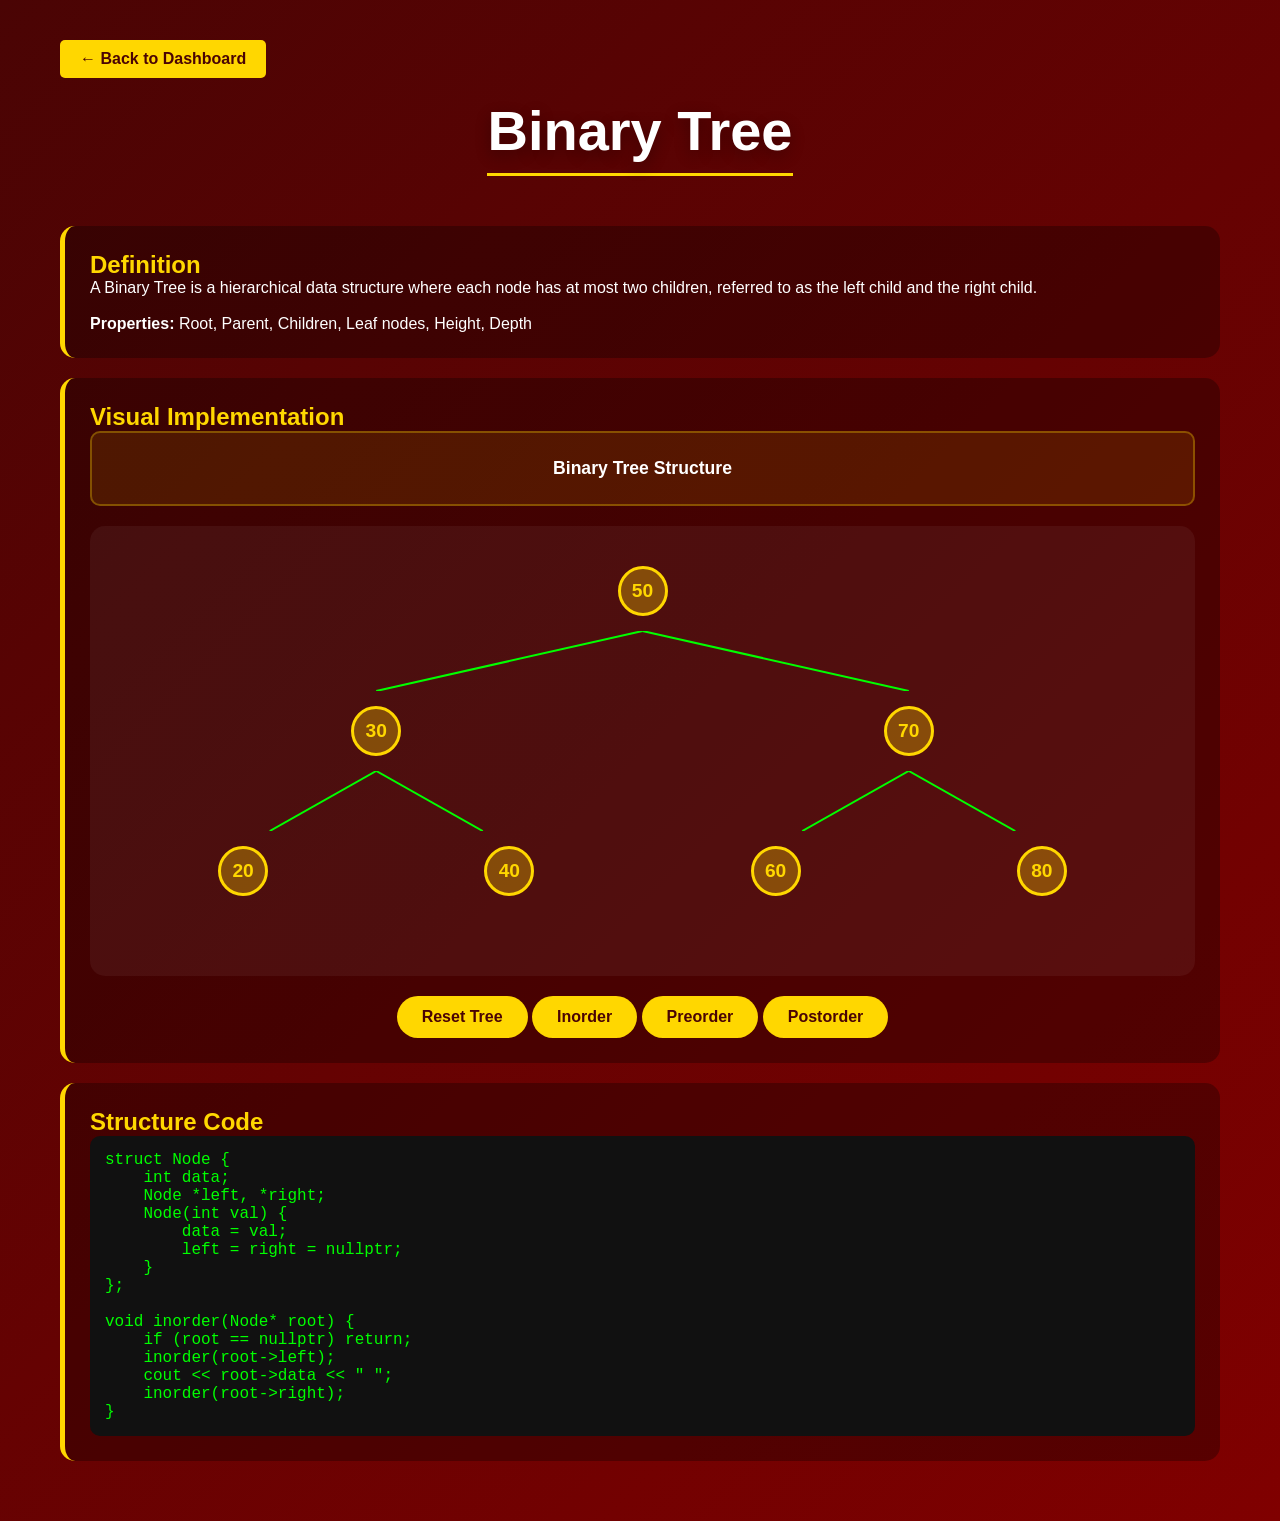
<file: tree.html>
<!DOCTYPE html>
<html lang="en">
<head>
    <meta charset="UTF-8">
    <meta name="viewport" content="width=device-width, initial-scale=1.0">
    <title>Binary Tree - Visualization</title>
    <link rel="stylesheet" href="style.css">
</head>
<body>

    <div class="container">
        <a href="index.html" class="nav-btn">← Back to Dashboard</a>
        
        <div class="header">
            <h1>Binary Tree</h1>
        </div>

        <div class="section">
            <h2 style="color: var(--gold);">Definition</h2>
            <p>A Binary Tree is a hierarchical data structure where each node has at most two children, referred to as the left child and the right child.</p>
            <br>
            <p><strong>Properties:</strong> Root, Parent, Children, Leaf nodes, Height, Depth</p>
        </div>

        <div class="section">
            <h2 style="color: var(--gold);">Visual Implementation</h2>
            <div class="info-box">
                <p id="tree-result" style="text-align:center; font-size:1.1rem; font-weight:bold; margin:15px 0;">Binary Tree Structure</p>
            </div>
            <div class="visualizer-container" id="tree-visualizer" style="height: 450px; flex-direction: column; justify-content: flex-start; padding-top: 30px;">
            </div>
            <div class="controls">
                <button class="btn" onclick="resetTree()">Reset Tree</button>
                <button class="btn" onclick="inorderTraverse()">Inorder</button>
                <button class="btn" onclick="preorderTraverse()">Preorder</button>
                <button class="btn" onclick="postorderTraverse()">Postorder</button>
            </div>
        </div>

        <div class="section">
            <h2 style="color: var(--gold);">Structure Code</h2>
<pre>
struct Node {
    int data;
    Node *left, *right;
    Node(int val) {
        data = val;
        left = right = nullptr;
    }
};

void inorder(Node* root) {
    if (root == nullptr) return;
    inorder(root->left);
    cout << root->data << " ";
    inorder(root->right);
}
</pre>
        </div>
    </div>

    <script src="script.js"></script>
</body>
</html>
</file>
<file: style.css>
/* style.css */
:root {
    --bg-gradient: linear-gradient(135deg, #4a0404 0%, #800000 100%);
    --card-bg: rgba(255, 255, 255, 0.1);
    --glass-border: 1px solid rgba(255, 255, 255, 0.15);
    --gold: #ffd700;
    --text-main: #ffffff;
    --bar-color: #ffd700;
    --sorted-color: #00ff00;
    --compare-color: #ff4444;
}

* { margin: 0; padding: 0; box-sizing: border-box; font-family: 'Poppins', sans-serif; }

body {
    background: var(--bg-gradient);
    color: var(--text-main);
    min-height: 100vh;
    overflow-x: hidden;
}

/* --- Dashboard Styles --- */
.container {
    max-width: 1200px;
    margin: 0 auto;
    padding: 40px 20px;
    perspective: 1200px;
}

.header {
    text-align: center;
    margin-bottom: 50px;
    animation: fadeInDown 1s ease;
}

.header h1 {
    font-size: 3.5rem;
    text-shadow: 0 5px 15px rgba(0,0,0,0.3);
    border-bottom: 3px solid var(--gold);
    display: inline-block;
    padding-bottom: 10px;
}

.search-box {
    margin: 30px auto;
    width: 100%;
    max-width: 600px;
    position: relative;
}

.search-box input {
    width: 100%;
    padding: 15px 25px;
    border-radius: 50px;
    border: none;
    outline: none;
    font-size: 1.1rem;
    background: rgba(255, 255, 255, 0.9);
    box-shadow: 0 10px 20px rgba(0,0,0,0.2);
    transition: 0.3s;
}

.search-box input:focus {
    transform: scale(1.02);
    box-shadow: 0 0 20px var(--gold);
}

/* --- 3D Grid --- */
.grid {
    display: grid;
    grid-template-columns: repeat(auto-fit, minmax(300px, 1fr));
    gap: 30px;
    padding: 20px;
}

.card {
    background: var(--card-bg);
    backdrop-filter: blur(12px);
    border: var(--glass-border);
    border-radius: 20px;
    padding: 30px;
    text-decoration: none;
    color: white;
    transition: 0.4s;
    transform-style: preserve-3d;
    position: relative;
    overflow: hidden;
}

.card:hover {
    transform: translateY(-15px) rotateX(5deg);
    background: rgba(128, 0, 0, 0.6);
    border-color: var(--gold);
    box-shadow: 0 20px 40px rgba(0,0,0,0.4);
}

.card h2 { color: var(--gold); margin-bottom: 10px; font-size: 1.8rem; }
.card p { font-size: 0.9rem; opacity: 0.9; line-height: 1.6; }

/* --- Detail Page Styles --- */
.nav-btn {
    display: inline-block;
    padding: 10px 20px;
    background: var(--gold);
    color: #4a0404;
    text-decoration: none;
    font-weight: bold;
    border-radius: 5px;
    margin-bottom: 20px;
}

.section {
    background: rgba(0,0,0,0.3);
    padding: 25px;
    margin: 20px 0;
    border-radius: 15px;
    border-left: 5px solid var(--gold);
}

/* Info Box */
.info-box {
    background: rgba(255, 215, 0, 0.1);
    border: 2px solid rgba(255, 215, 0, 0.3);
    border-radius: 10px;
    padding: 10px;
    margin-bottom: 20px;
}

/* Code Block */
pre {
    background: #111;
    color: #0f0;
    padding: 15px;
    border-radius: 10px;
    overflow-x: auto;
    font-family: 'Courier New', monospace;
}

/* --- Visualizers --- */
.visualizer-container {
    height: 350px;
    background: rgba(255,255,255,0.05);
    border-radius: 15px;
    display: flex;
    align-items: center; /* Center for bubbles */
    justify-content: center;
    padding: 20px;
    gap: 5px;
    position: relative;
    margin-bottom: 20px;
    flex-wrap: wrap;
}

/* Sorting Bars */
.bar {
    width: 25px;
    background: var(--bar-color);
    transition: height 0.2s, background 0.2s;
    border-radius: 3px 3px 0 0;
}

/* Bubble Sort Bubbles */
.bubble {
    width: 60px;
    height: 60px;
    background: var(--bar-color);
    border-radius: 50%;
    display: flex;
    align-items: center;
    justify-content: center;
    font-size: 1.2rem;
    font-weight: bold;
    color: #4a0404;
    border: 3px solid rgba(255, 255, 255, 0.3);
    box-shadow: 0 5px 15px rgba(0, 0, 0, 0.3);
    transition: all 0.3s ease;
    margin: 5px;
}

/* Search/LL Nodes */
.node-box {
    width: 50px;
    height: 50px;
    background: var(--card-bg);
    border: 2px solid var(--gold);
    display: flex;
    align-items: center;
    justify-content: center;
    font-weight: bold;
    border-radius: 50%; /* Make round for LL/Trees */
    transition: 0.3s;
    margin: 0 10px;
}
.array-box {
    border-radius: 5px; /* Square for Arrays */
}

/* Linked List Nodes */
.ll-node {
    display: flex;
    align-items: center;
    background: rgba(255, 215, 0, 0.2);
    border: 3px solid var(--gold);
    border-radius: 10px;
    padding: 10px;
    margin: 5px;
}

.ll-data {
    font-size: 1.3rem;
    font-weight: bold;
    color: var(--gold);
    padding: 0 15px;
}

.ll-pointer {
    font-size: 1.5rem;
    color: #00ff00;
    padding: 0 5px;
}

.ll-arrow {
    font-size: 2rem;
    color: #00ff00;
    margin: 0 10px;
}

.ll-null {
    font-size: 1.2rem;
    color: #ff4444;
    font-weight: bold;
    padding: 10px;
    margin: 5px;
}

.ll-circular-arrow {
    font-size: 1.3rem;
    color: #ff00ff;
    font-weight: bold;
    padding: 10px;
    margin: 5px 10px;
    animation: pulse 1.5s infinite;
}

.dll-node {
    background: rgba(0, 191, 255, 0.2);
    border-color: #00bfff;
}

.dll-node .ll-data {
    color: #00bfff;
}

.ll-bidirectional {
    font-size: 2rem;
    color: #00bfff;
    margin: 0 10px;
}

@keyframes pulse {
    0%, 100% { opacity: 1; transform: scale(1); }
    50% { opacity: 0.7; transform: scale(1.1); }
}

/* Queue Styles */
.queue-labels {
    display: flex;
    justify-content: space-between;
    padding: 10px 20px;
    font-weight: bold;
    color: var(--gold);
}

.queue-box {
    width: 80px;
    height: 80px;
    background: rgba(255, 215, 0, 0.2);
    border: 3px solid var(--gold);
    border-radius: 8px;
    display: flex;
    align-items: center;
    justify-content: center;
    font-size: 1.5rem;
    font-weight: bold;
    color: var(--gold);
    margin: 0 5px;
    transition: all 0.3s;
}

.queue-front {
    border-color: #00ff00;
    box-shadow: 0 0 15px #00ff00;
}

.queue-rear {
    border-color: #ff4444;
    box-shadow: 0 0 15px #ff4444;
}

/* Tree Styles */
.tree-level {
    display: flex;
    justify-content: space-around;
    align-items: center;
    width: 100%;
    margin: 10px 0;
}

.tree-node {
    width: 50px;
    height: 50px;
    background: rgba(255, 215, 0, 0.3);
    border: 3px solid var(--gold);
    border-radius: 50%;
    display: flex;
    align-items: center;
    justify-content: center;
    font-size: 1.2rem;
    font-weight: bold;
    color: var(--gold);
    transition: all 0.3s;
    z-index: 10;
}

.tree-connections {
    width: 100%;
    height: 60px;
    position: relative;
}

/* Graph Styles */
.graph-node {
    position: absolute;
    width: 60px;
    height: 60px;
    background: rgba(255, 215, 0, 0.3);
    border: 3px solid var(--gold);
    border-radius: 50%;
    display: flex;
    align-items: center;
    justify-content: center;
    font-size: 1.3rem;
    font-weight: bold;
    color: var(--gold);
    transition: all 0.3s;
    z-index: 10;
}

.graph-node:hover {
    transform: scale(1.2);
    background: rgba(255, 215, 0, 0.5);
}

/* Controls */
.controls { text-align: center; }
.btn {
    padding: 12px 25px;
    background: var(--gold);
    border: none;
    font-weight: bold;
    cursor: pointer;
    border-radius: 50px;
    font-size: 1rem;
    color: #4a0404;
    transition: 0.3s;
}
.btn:hover { transform: scale(1.1); background: #fff; }

@keyframes fadeInDown {
    from { opacity: 0; transform: translateY(-50px); }
    to { opacity: 1; transform: translateY(0); }
}

@keyframes fadeIn {
    from { opacity: 0; transform: scale(0.9); }
    to { opacity: 1; transform: scale(1); }
}

/* Authentication Styles */
.auth-container {
    min-height: 100vh;
    display: flex;
    align-items: center;
    justify-content: center;
    padding: 20px;
}

.auth-box {
    background: var(--card-bg);
    backdrop-filter: blur(12px);
    border: var(--glass-border);
    border-radius: 20px;
    padding: 40px;
    max-width: 450px;
    width: 100%;
    box-shadow: 0 20px 60px rgba(0,0,0,0.4);
}

.auth-title {
    color: var(--gold);
    text-align: center;
    font-size: 2.5rem;
    margin-bottom: 10px;
}

.auth-subtitle {
    color: #ccc;
    text-align: center;
    margin-bottom: 30px;
}

.auth-form h2 {
    color: var(--gold);
    margin-bottom: 20px;
    text-align: center;
}

.form-group {
    margin-bottom: 20px;
}

.form-group label {
    display: block;
    margin-bottom: 8px;
    color: var(--gold);
    font-weight: bold;
}

.form-group input {
    width: 100%;
    padding: 12px 15px;
    border-radius: 8px;
    border: 2px solid rgba(255, 215, 0, 0.3);
    background: rgba(255, 255, 255, 0.1);
    color: white;
    font-size: 1rem;
    outline: none;
    transition: 0.3s;
}

.form-group input:focus {
    border-color: var(--gold);
    box-shadow: 0 0 10px rgba(255, 215, 0, 0.3);
}

.auth-btn {
    width: 100%;
    padding: 15px;
    background: var(--gold);
    border: none;
    border-radius: 8px;
    font-size: 1.1rem;
    font-weight: bold;
    color: #4a0404;
    cursor: pointer;
    transition: 0.3s;
    margin-top: 10px;
}

.auth-btn:hover {
    background: #fff;
    transform: translateY(-2px);
    box-shadow: 0 5px 15px rgba(255, 215, 0, 0.4);
}

.auth-switch {
    text-align: center;
    margin-top: 20px;
    color: #ccc;
}

.auth-switch span {
    color: var(--gold);
    cursor: pointer;
    text-decoration: underline;
}

.auth-switch span:hover {
    color: #fff;
}

.error-message {
    color: #ff4444;
    text-align: center;
    margin: 10px 0;
    font-weight: bold;
}

.success-message {
    color: #00ff00;
    text-align: center;
    margin: 10px 0;
    font-weight: bold;
}

.demo-info {
    margin-top: 30px;
    padding: 20px;
    background: rgba(255, 215, 0, 0.1);
    border-radius: 10px;
    border: 1px solid rgba(255, 215, 0, 0.3);
}

.demo-info h3 {
    color: var(--gold);
    margin-bottom: 10px;
}

.demo-info p {
    color: #ccc;
    margin: 5px 0;
}

.user-info {
    position: absolute;
    top: 20px;
    right: 20px;
    display: flex;
    align-items: center;
    gap: 15px;
    color: var(--gold);
    font-weight: bold;
}

.logout-btn {
    padding: 8px 20px;
    background: rgba(255, 68, 68, 0.8);
    color: white;
    border: none;
    border-radius: 5px;
    cursor: pointer;
    font-weight: bold;
    transition: 0.3s;
}

.logout-btn:hover {
    background: #ff4444;
    transform: scale(1.05);
}
</file>
